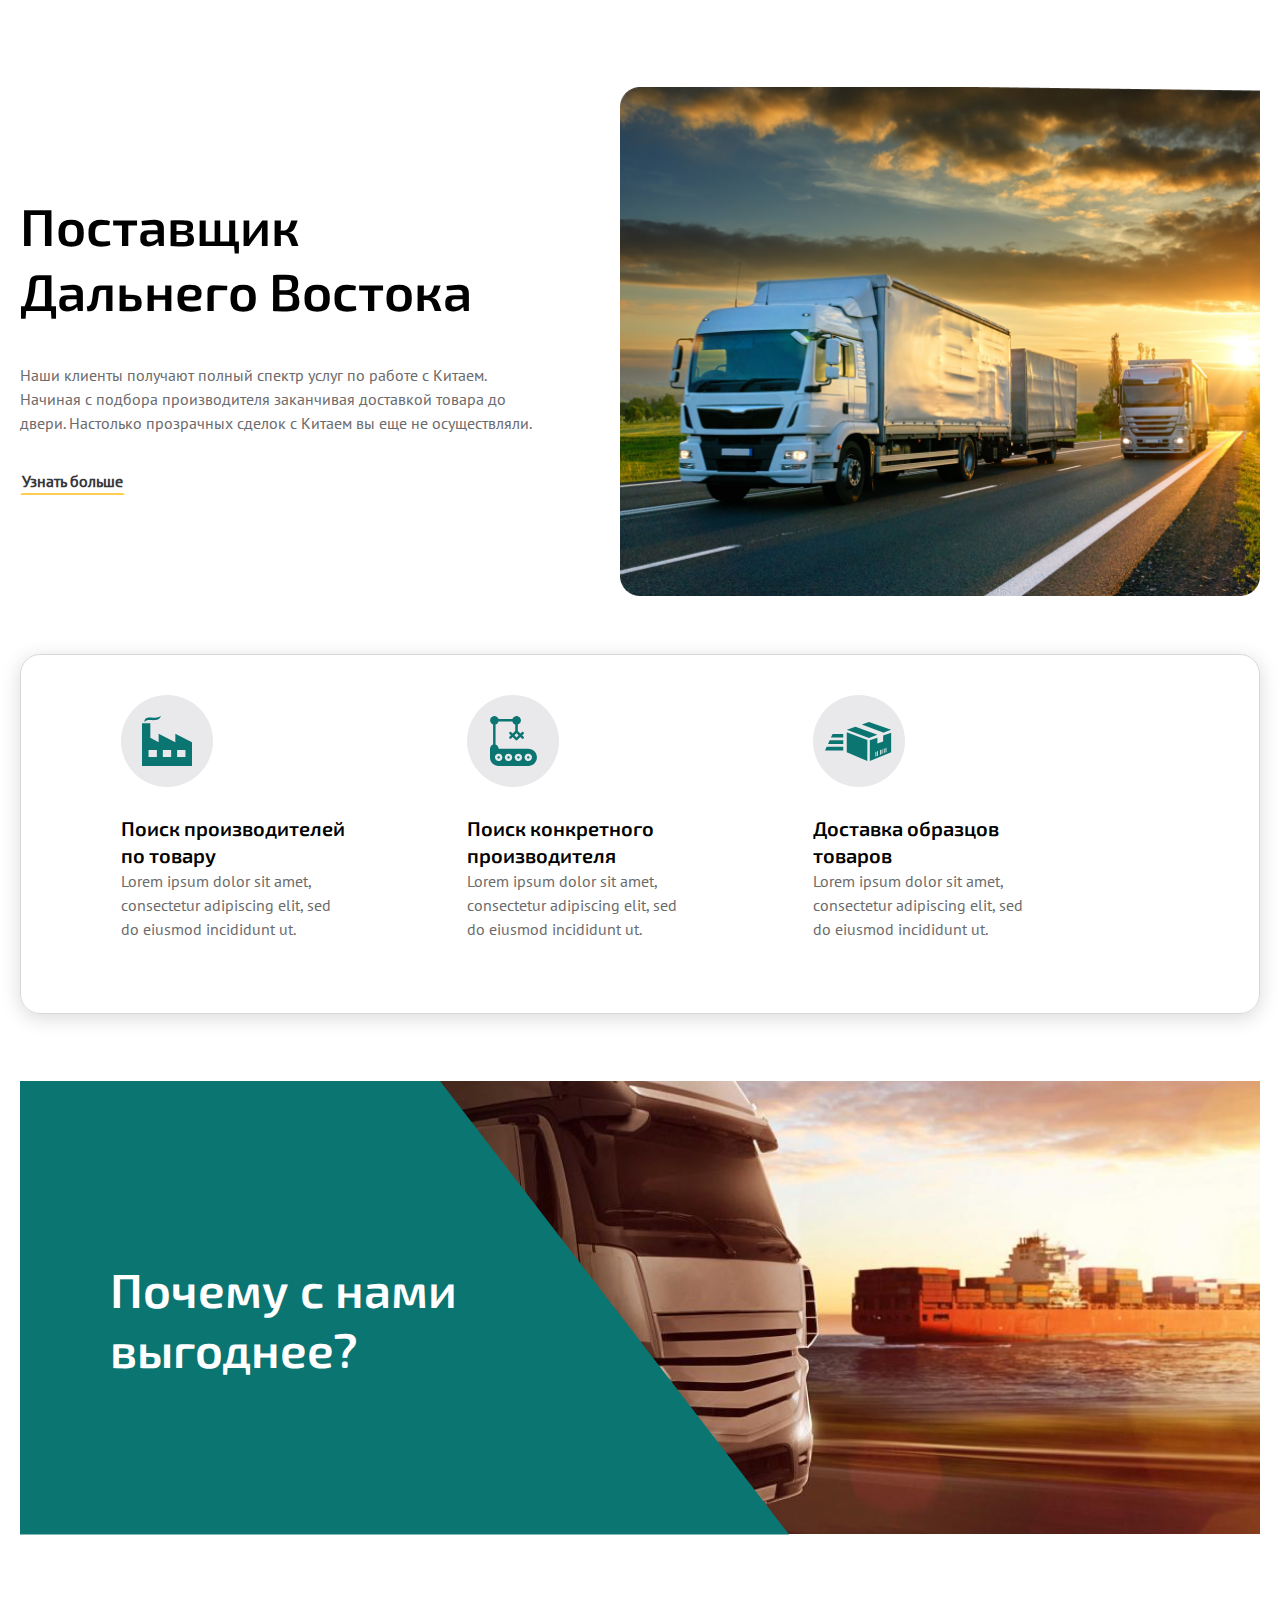
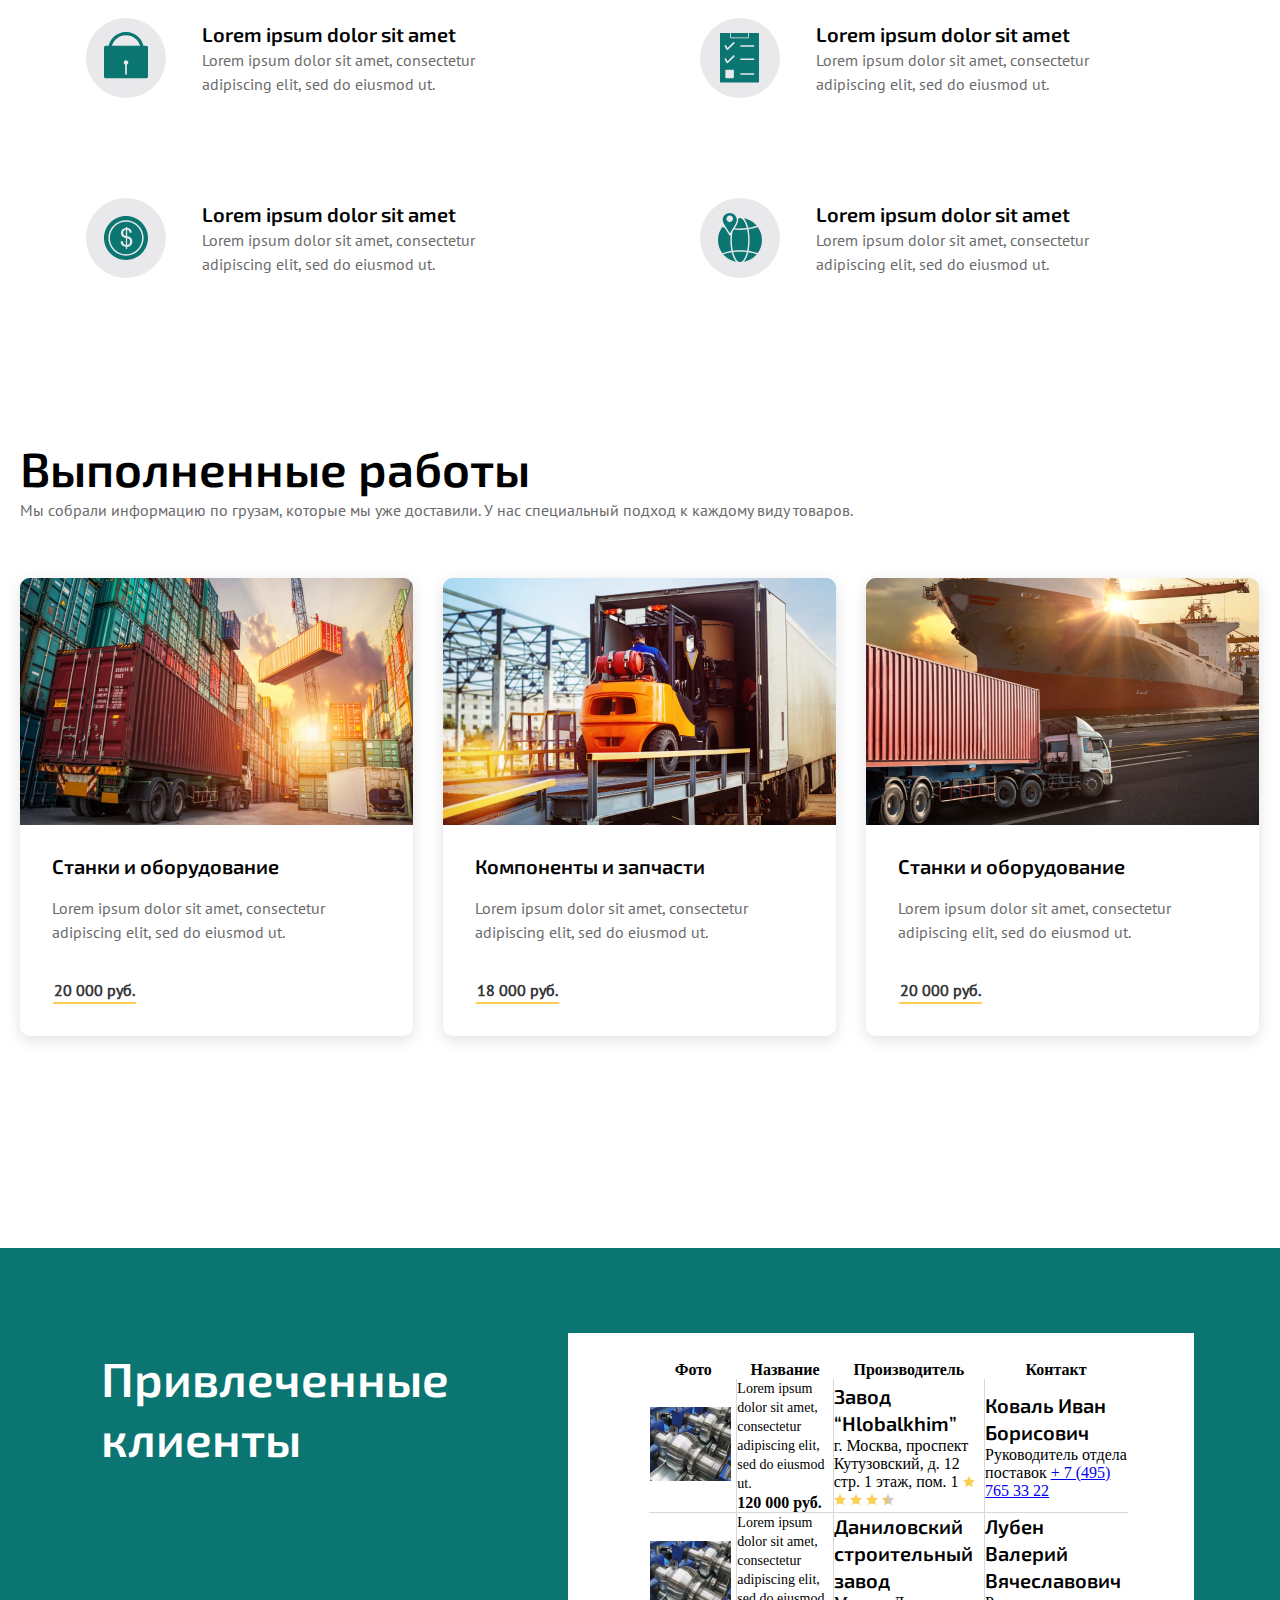
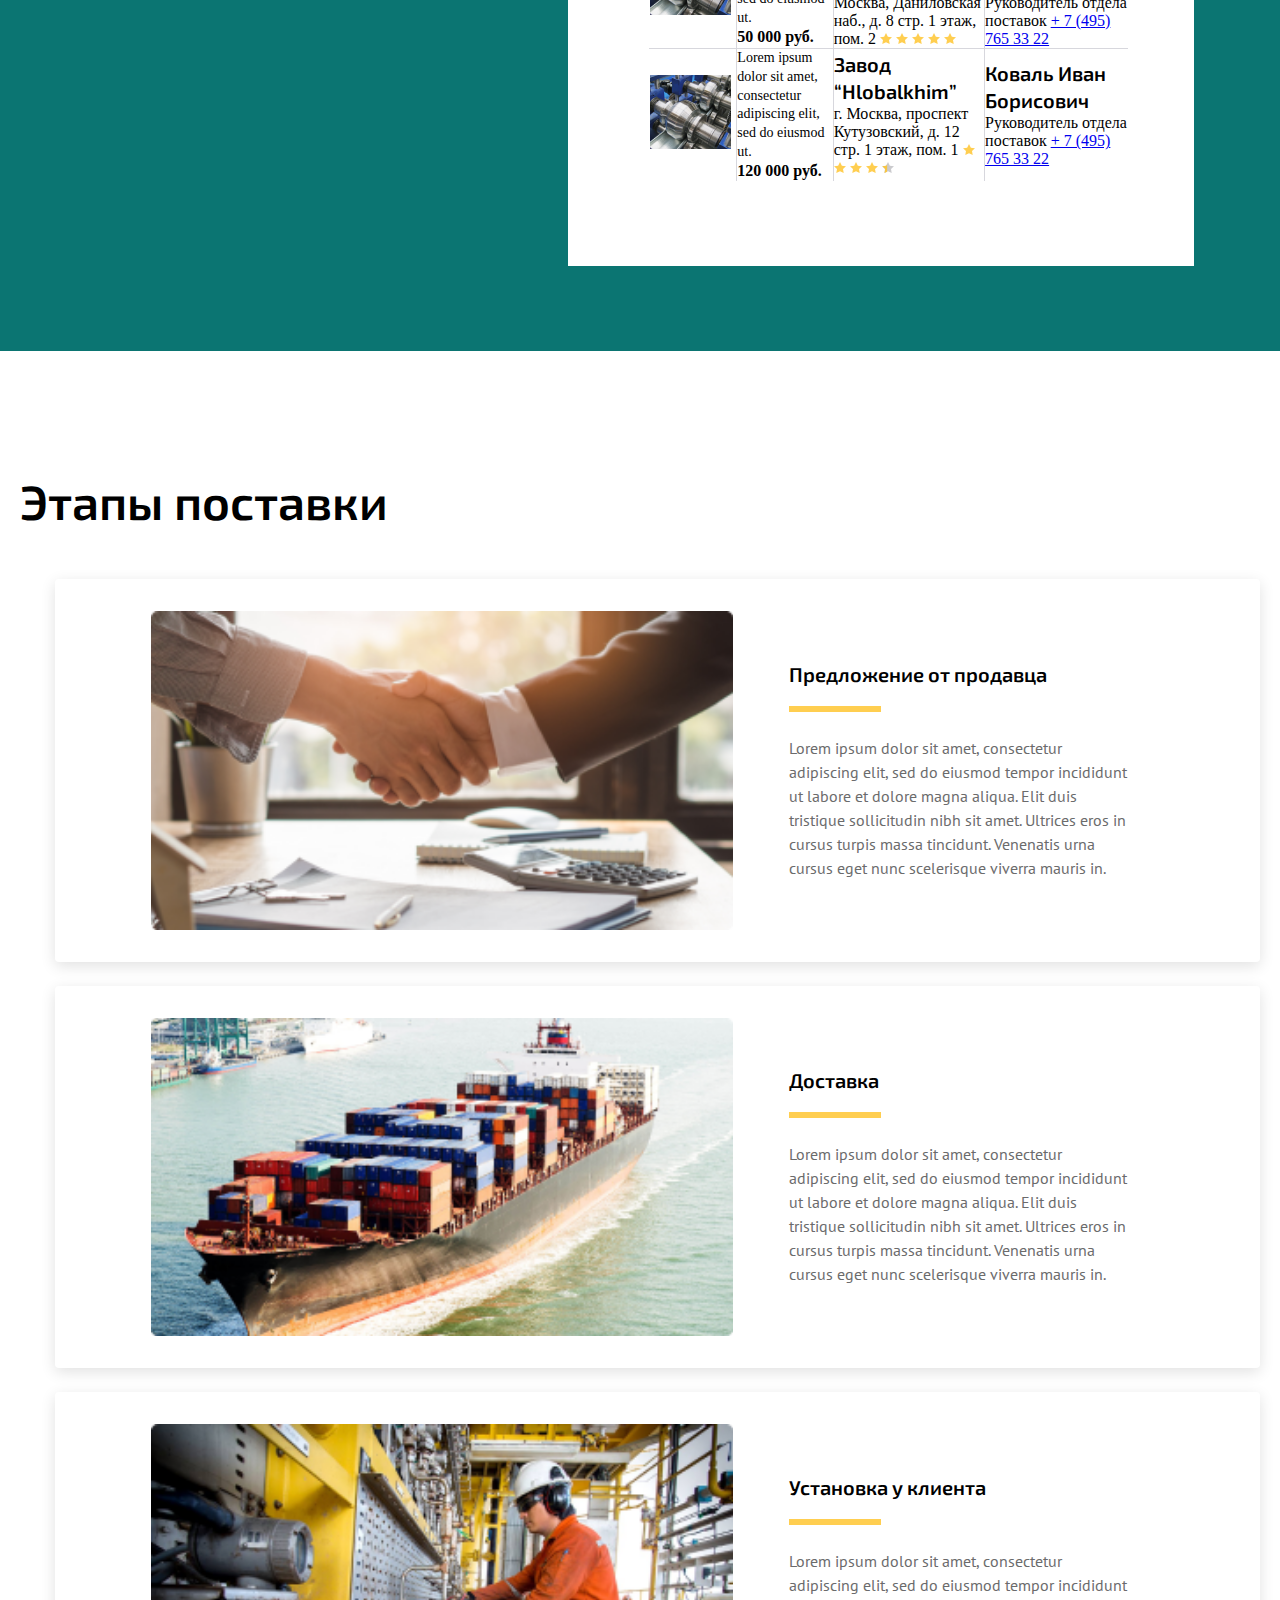
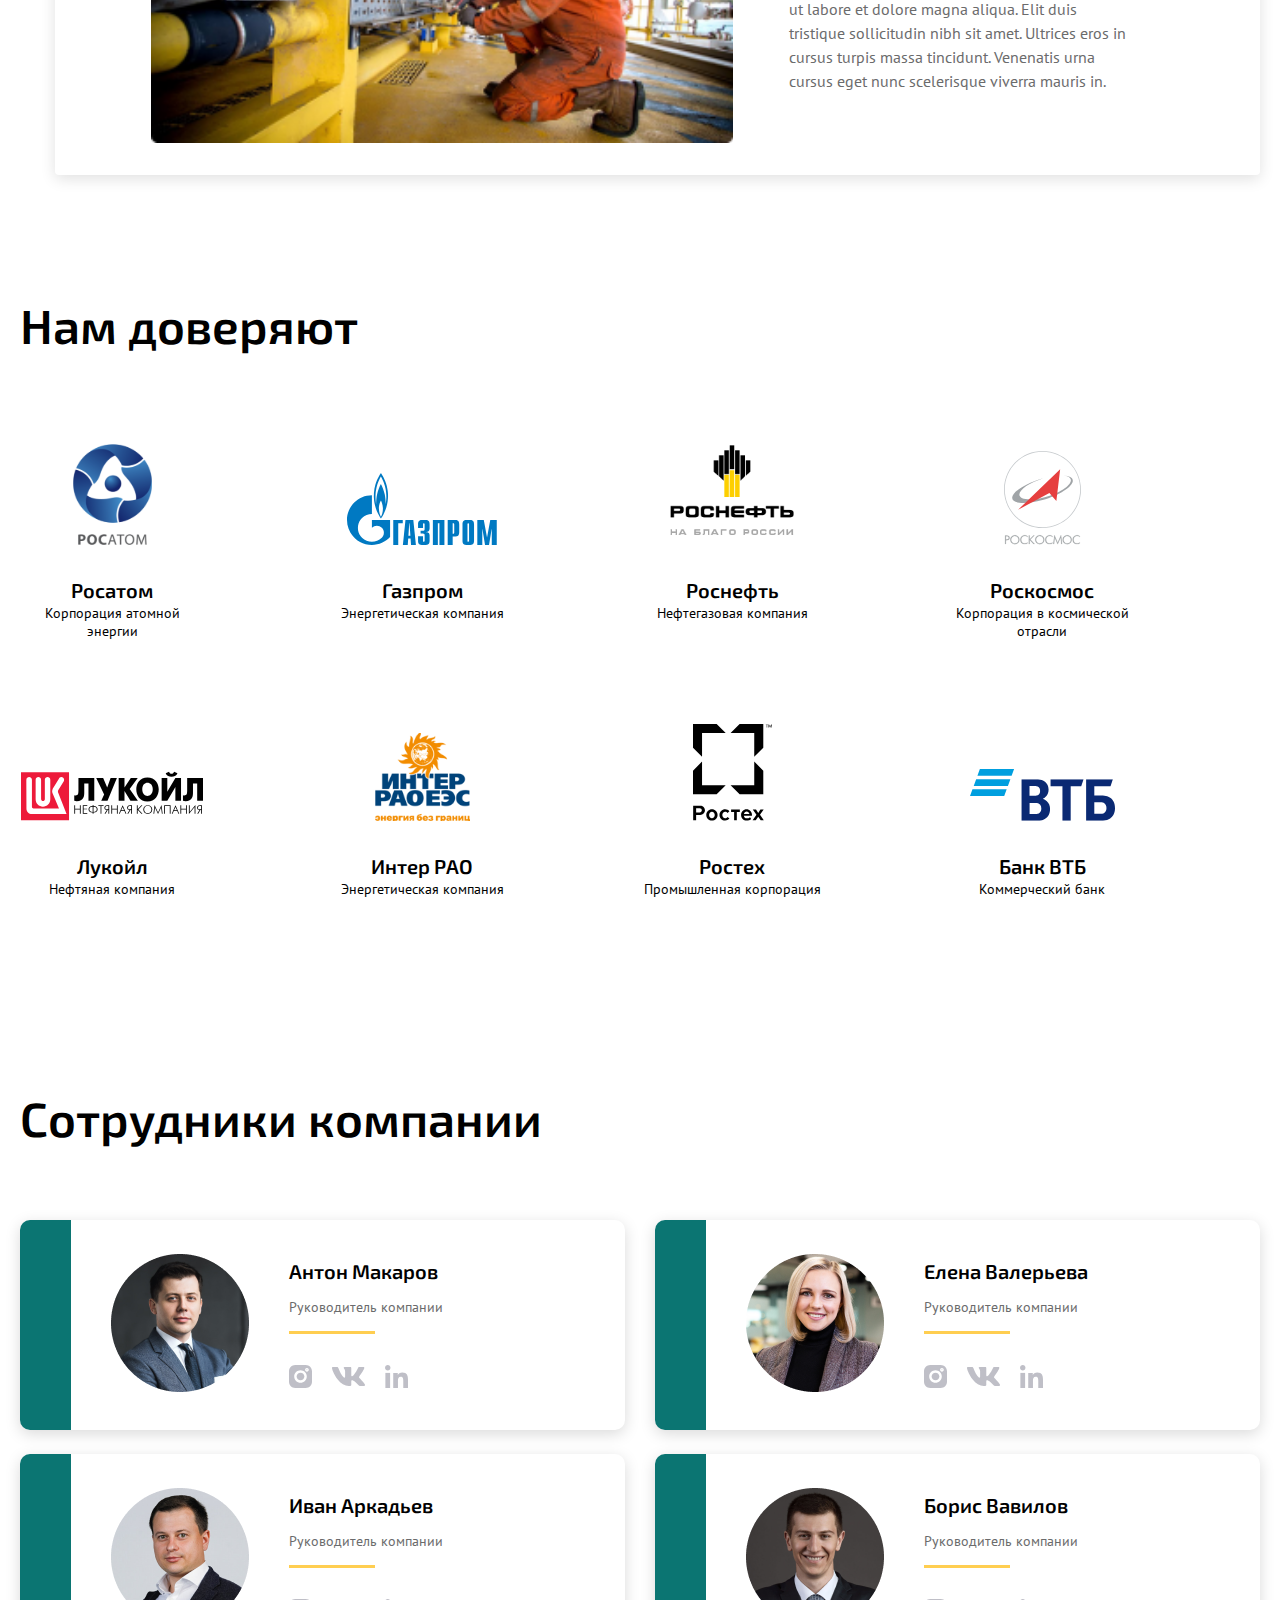
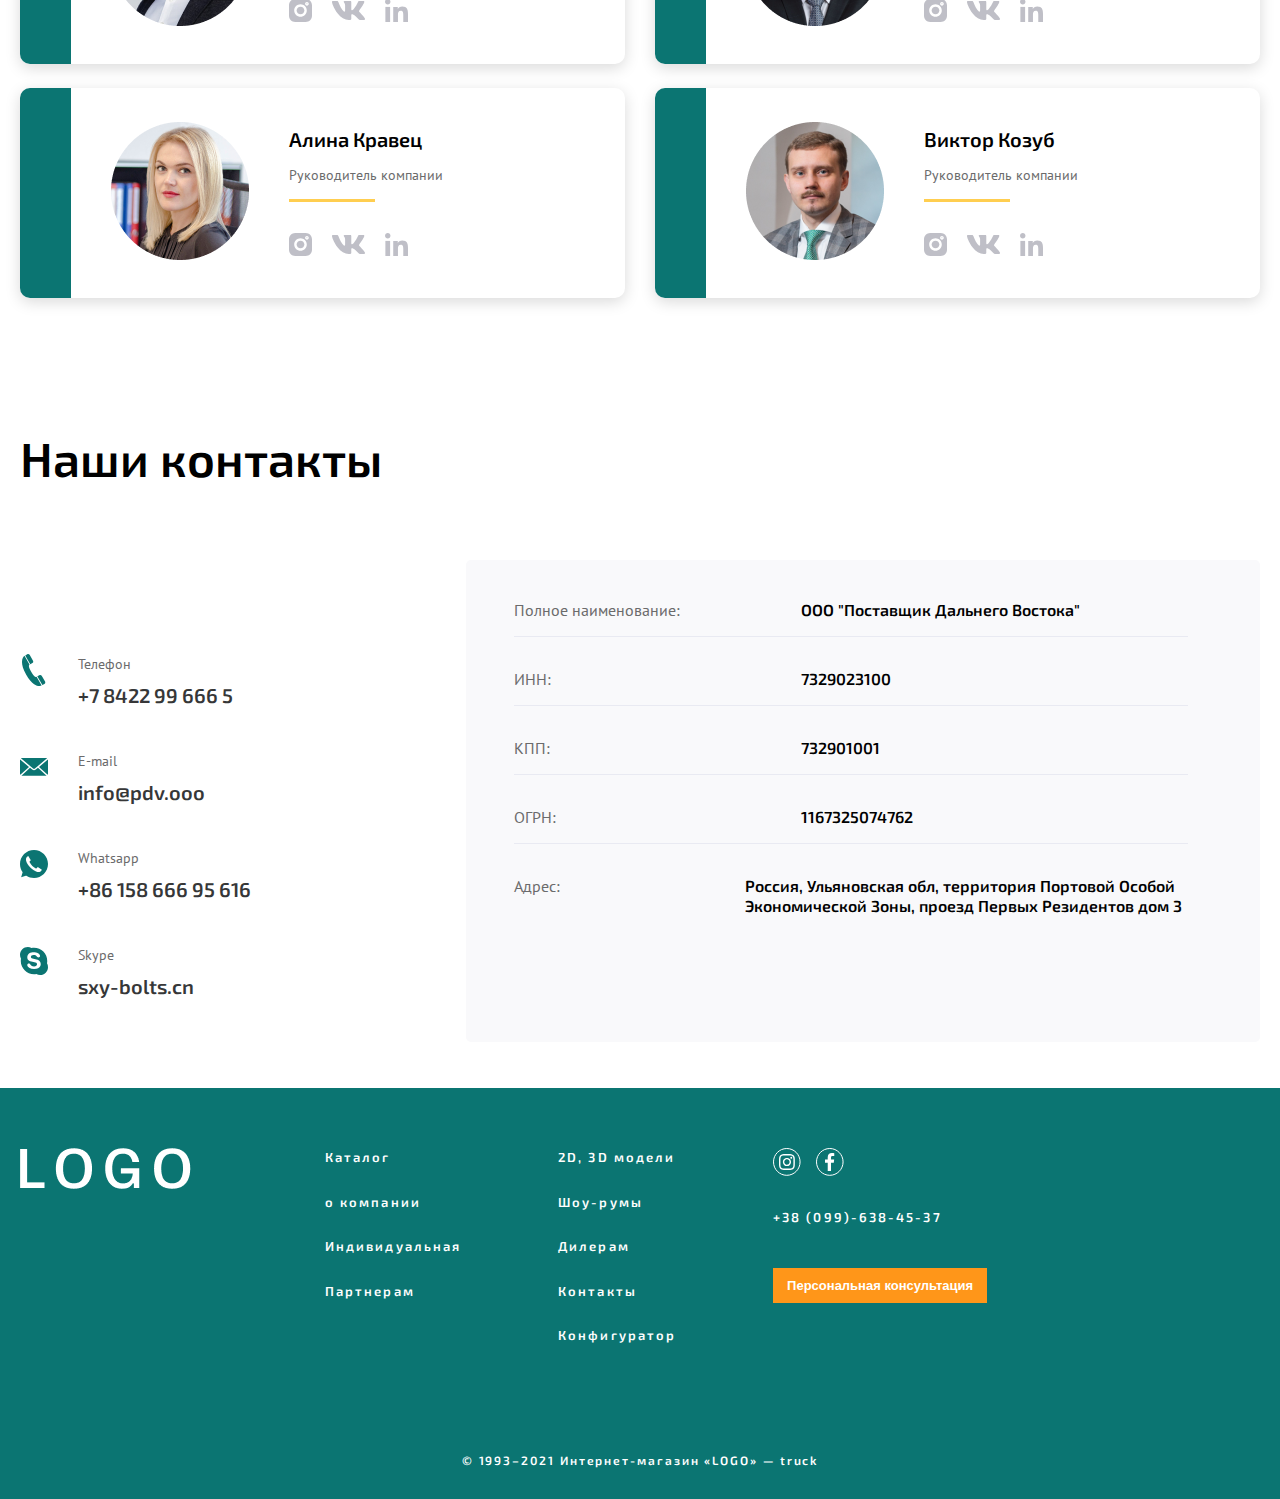
<file: index.html>
<!DOCTYPE html>
<html lang="ru">
  <head>
    <meta charset="UTF-8" />
    <meta name="viewport" content="width=device-width, initial-scale=1.0" />
    <title>Поставщик Дальнего Востока</title>
    <link rel="stylesheet" href="./css/style.css" />
  </head>
  <body>
    <section class="hero">
      <div class="hero__container container">
        <div class="hero__text">
          <h1>Поставщик Дальнего Востока</h1>
          <p class="subtitle">
            Наши клиенты получают полный спектр услуг по работе с Китаем. <br />
            Начиная с подбора производителя заканчивая доставкой товара до
            двери. Настолько прозрачных сделок с Китаем вы еще не осуществляли.
          </p>
          <button class="yellow-line">Узнать больше</button>
        </div>
        <div class="hero__img">
          <img
            src="./imgs/hero.png"
            srcset="./imgs/hero.png 1x, ./imgs/hero@2x.png 2x"
            alt="cargo"
          />
        </div>
      </div>
    </section>
    <section>
      <div class="container">
        <div class="service__container">
          <div class="service__item">
            <div class="service__icon">
              <img src="./imgs/service-1.svg" alt="service-1" />
            </div>
            <div class="service__text">
              <h2>Поиск производителей по товару</h2>
              <p class="subtitle">
                Lorem ipsum dolor sit amet, consectetur adipiscing elit, sed do
                eiusmod incididunt ut.
              </p>
            </div>
          </div>
          <div class="service__item">
            <div class="service__icon">
              <img src="./imgs/service-2.svg" alt="service-2" />
            </div>
            <div class="service__text">
              <h2>Поиск конкретного производителя</h2>
              <p class="subtitle">
                Lorem ipsum dolor sit amet, consectetur adipiscing elit, sed do
                eiusmod incididunt ut.
              </p>
            </div>
          </div>
          <div class="service__item">
            <div class="service__icon">
              <img src="./imgs/service-3.svg" alt="service-3" />
            </div>
            <div class="service__text">
              <h2>Доставка образцов товаров</h2>
              <p class="subtitle">
                Lorem ipsum dolor sit amet, consectetur adipiscing elit, sed do
                eiusmod incididunt ut.
              </p>
            </div>
          </div>
        </div>
      </div>
    </section>
    <section class="why-us">
      <div class="container">
        <div class="why-us__container">
          <h1 class="middle-title">Почему с нами выгоднее?</h1>
        </div>
        <div class="why-us__bottom">
          <div class="why-us__item">
            <div class="why-us__icon">
              <img src="./imgs/why-i1.svg" alt="why-us-1" />
            </div>
            <div class="why-us__text">
              <h2 class="small-title">Lorem ipsum dolor sit amet</h2>
              <p class="subtitle">
                Lorem ipsum dolor sit amet, consectetur adipiscing elit, sed do
                eiusmod ut.
              </p>
            </div>
          </div>
          <div class="why-us__item">
            <div class="why-us__icon">
              <img src="./imgs/why-i4.svg" alt="why-us-1" />
            </div>
            <div class="why-us__text">
              <h2 class="small-title">Lorem ipsum dolor sit amet</h2>
              <p class="subtitle">
                Lorem ipsum dolor sit amet, consectetur adipiscing elit, sed do
                eiusmod ut.
              </p>
            </div>
          </div>
          <div class="why-us__item">
            <div class="why-us__icon">
              <img src="./imgs/why-i2.svg" alt="why-us-1" />
            </div>
            <div class="why-us__text">
              <h2 class="small-title">Lorem ipsum dolor sit amet</h2>
              <p class="subtitle">
                Lorem ipsum dolor sit amet, consectetur adipiscing elit, sed do
                eiusmod ut.
              </p>
            </div>
          </div>
          <div class="why-us__item">
            <div class="why-us__icon">
              <img src="./imgs/why-i3.svg" alt="why-us-1" />
            </div>
            <div class="why-us__text">
              <h2 class="small-title">Lorem ipsum dolor sit amet</h2>
              <p class="subtitle">
                Lorem ipsum dolor sit amet, consectetur adipiscing elit, sed do
                eiusmod ut.
              </p>
            </div>
          </div>
        </div>
      </div>
    </section>
    <section class="our-works container">
      <div class="container">
        <div class="our-works__title">
          <h2 class="middle-title">Выполненные работы</h2>
          <p class="subtitle">
            Мы собрали информацию по грузам, которые мы уже доставили. У нас
            специальный подход к каждому виду товаров.
          </p>
        </div>
        <div class="our-works__cards">
          <div class="our-works__card">
            <div class="our-works__img">
              <img src="./imgs/works1.png" alt="our-works-1" />
            </div>
            <div class="our-works__text">
              <h2 class="small-title">Станки и оборудование</h2>
              <p class="subtitle">
                Lorem ipsum dolor sit amet, consectetur adipiscing elit, sed do
                eiusmod ut.
              </p>
              <button class="yellow-line">20 000 руб.</button>
            </div>
          </div>
          <div class="our-works__card">
            <div class="our-works__img">
              <img src="./imgs/works2.png" alt="our-works-2" />
            </div>
            <div class="our-works__text">
              <h2 class="small-title">Компоненты и запчасти</h2>
              <p class="subtitle">
                Lorem ipsum dolor sit amet, consectetur adipiscing elit, sed do
                eiusmod ut.
              </p>
              <button class="yellow-line">18 000 руб.</button>
            </div>
          </div>
          <div class="our-works__card">
            <div class="our-works__img">
              <img src="./imgs/works3.png" alt="our-works-3" />
            </div>
            <div class="our-works__text">
              <h2 class="small-title">Станки и оборудование</h2>
              <p class="subtitle">
                Lorem ipsum dolor sit amet, consectetur adipiscing elit, sed do
                eiusmod ut.
              </p>
              <button class="yellow-line">20 000 руб.</button>
            </div>
          </div>
        </div>
      </div>
    </section>

    <section class="clients">
      <div class="clients__container container">
        <div class="clients__title">
          <h2 class="middle-title">Привлеченные клиенты</h2>
        </div>
        <div class="clients__list">
          <table>
            <tr>
              <th>Фото</th>
              <th>Название</th>
              <th>Производитель</th>
              <th>Контакт</th>
            </tr>

            <tr>
              <td>
                <img src="./imgs/mator.png" alt="mator" />
              </td>
              <td>
                <p>
                  Lorem ipsum dolor sit amet, consectetur adipiscing elit, sed
                  do eiusmod ut.
                </p>
                <h4>120 000 руб.</h4>
              </td>
              <td>
                <h5 class="small-title">Завод “Hlobalkhim”</h5>
                г. Москва, проспект Кутузовский, д. 12 стр. 1 этаж, пом. 1

                <img class="star" src="./imgs/star.svg" alt="star icon" />

                <img class="star" src="./imgs/star.svg" alt="star icon" />

                <img class="star" src="./imgs/star.svg" alt="star icon" />

                <img class="star" src="./imgs/star.svg" alt="star icon" />

                <img class="star" src="./imgs/starf.svg" alt="grey star" />
              </td>
              <td>
                <h5 class="small-title">Коваль Иван Борисович</h5>
                Руководитель отдела поставок
                <a href="#">+ 7 (495) 765 33 22</a>
              </td>
            </tr>

            <tr>
              <td>
                <img src="./imgs/mator.png" alt="mator" />
              </td>
              <td>
                <p>
                  Lorem ipsum dolor sit amet, consectetur adipiscing elit, sed
                  do eiusmod ut.
                </p>
                <h4>50 000 руб.</h4>
              </td>
              <td>
                <h5 class="small-title">Даниловский строительный завод</h5>
                Москва, Даниловская наб., д. 8 стр. 1 этаж, пом. 2

                <img class="star" src="./imgs/star.svg" alt="star icon" />

                <img class="star" src="./imgs/star.svg" alt="star icon" />

                <img class="star" src="./imgs/star.svg" alt="star icon" />

                <img class="star" src="./imgs/star.svg" alt="star icon" />

                <img class="star" src="./imgs/star.svg" alt="star icon" />
              </td>
              <td>
                <h5 class="small-title">Лубен Валерий Вячеславович</h5>
                Руководитель отдела поставок
                <a href="#">+ 7 (495) 765 33 22</a>
              </td>
            </tr>

            <tr>
              <td class="tbody-footer">
                <img src="./imgs/mator.png" alt="spare part image" />
              </td>
              <td class="tbody-footer">
                <p>
                  Lorem ipsum dolor sit amet, consectetur adipiscing elit, sed
                  do eiusmod ut.
                </p>
                <h4>120 000 руб.</h4>
              </td>
              <td class="tbody-footer">
                <h5 class="small-title">Завод “Hlobalkhim”</h5>
                г. Москва, проспект Кутузовский, д. 12 стр. 1 этаж, пом. 1

                <img class="star" src="./imgs/star.svg" alt="star icon" />

                <img class="star" src="./imgs/star.svg" alt="star icon" />

                <img class="star" src="./imgs/star.svg" alt="star icon" />

                <img class="star" src="./imgs/star.svg" alt="star icon" />

                <img class="star" src="./imgs/starf.svg" alt="grey star" />
              </td>
              <td class="tbody-footer">
                <h5 class="small-title">Коваль Иван Борисович</h5>
                Руководитель отдела поставок
                <a href="#">+ 7 (495) 765 33 22</a>
              </td>
            </tr>
          </table>
        </div>
      </div>
    </section>

    <section class="steps__container container">
      <h2 class="middle-title">Этапы поставки</h2>
      <div class="step__list">
        <div class="step__item">
          <img src="./imgs/step-1.png" alt="truce image" />
          <div class="step__item-text">
            <h3 class="small-title">Предложение от продавца</h3>
            <p class="subtitle">
              Lorem ipsum dolor sit amet, consectetur adipiscing elit, sed do
              eiusmod tempor incididunt ut labore et dolore magna aliqua. Elit
              duis tristique sollicitudin nibh sit amet. Ultrices eros in cursus
              turpis massa tincidunt. Venenatis urna cursus eget nunc
              scelerisque viverra mauris in.
            </p>
          </div>
        </div>
        <div class="step__item">
          <img src="./imgs/step-2.png" alt="ship image" />
          <div class="step__item-text">
            <h3 class="small-title">Доставка</h3>
            <p class="subtitle">
              Lorem ipsum dolor sit amet, consectetur adipiscing elit, sed do
              eiusmod tempor incididunt ut labore et dolore magna aliqua. Elit
              duis tristique sollicitudin nibh sit amet. Ultrices eros in cursus
              turpis massa tincidunt. Venenatis urna cursus eget nunc
              scelerisque viverra mauris in.
            </p>
          </div>
        </div>
        <div class="step__item">
          <img src="./imgs/step-3.png" alt="mechanic image" />
          <div class="step__item-text">
            <h3 class="small-title">Установка у клиента</h3>
            <p class="subtitle">
              Lorem ipsum dolor sit amet, consectetur adipiscing elit, sed do
              eiusmod tempor incididunt ut labore et dolore magna aliqua. Elit
              duis tristique sollicitudin nibh sit amet. Ultrices eros in cursus
              turpis massa tincidunt. Venenatis urna cursus eget nunc
              scelerisque viverra mauris in.
            </p>
          </div>
        </div>
      </div>
    </section>

    <section class="client-logo__container container">
      <h2 class="middle-title">Нам доверяют</h2>
      <div class="client-logo__list">
        <div class="clients-logo__item">
          <div class="clients-item__img clients-item__img">
            <img src="./imgs/logo1.svg" alt="" />
          </div>
          <h5 class="small-title">Росатом</h5>
          <p>Корпорация атомной энергии</p>
        </div>
        <div class="clients-logo__item">
          <div class="clients-item__img">
            <img src="./imgs/logo2.svg" alt="" />
          </div>
          <h5 class="small-title">Газпром</h5>
          <p>Энергетическая компания</p>
        </div>
        <div class="clients-logo__item">
          <div class="clients-item__img">
            <img src="./imgs/logo3.svg" alt="" />
          </div>
          <h5 class="small-title">Роснефть</h5>
          <p>Нефтегазовая компания</p>
        </div>
        <div class="clients-logo__item">
          <div class="clients-item__img">
            <img src="./imgs/logo4.svg" alt="" />
          </div>
          <h5 class="small-title">Роскосмос</h5>
          <p>Корпорация в космической отрасли</p>
        </div>
        <div class="clients-logo__item">
          <div class="clients-item__img">
            <img src="./imgs/logo5.svg" alt="" />
          </div>
          <h5 class="small-title">Лукойл</h5>
          <p>Нефтяная компания</p>
        </div>
        <div class="clients-logo__item">
          <div class="clients-item__img">
            <img src="./imgs/logo6.svg" alt="" />
          </div>
          <h5 class="small-title">Интер РАО</h5>
          <p>Энергетическая компания</p>
        </div>
        <div class="clients-logo__item">
          <div class="clients-item__img">
            <img src="./imgs/logo7.svg" alt="" />
          </div>
          <h5 class="small-title">Ростех</h5>
          <p>Промышленная корпорация</p>
        </div>
        <div class="clients-logo__item">
          <div class="clients-item__img">
            <img src="./imgs/logo8.svg" alt="" />
          </div>
          <h5 class="small-title">Банк ВТБ</h5>
          <p>Коммерческий банк</p>
        </div>
      </div>
    </section>

    <section class="our-team__container container">
      <h2 class="middle-title">Сотрудники компании</h2>
      <div class="our-team__list">
        <div class="our-team__item">
          <div class="our-team__item-img">
            <img src="./imgs/man1.png" alt="people" />
          </div>
          <div class="our-team__item-text">
            <h2 class="small-title">Антон Макаров</h2>
            <p class="small-subtitle">Руководитель компании</p>
            <div class="our-team__links">
              <a href="#"><img src="./imgs/instagram.svg" alt="instagram" /></a>
              <a href="#"><img src="./imgs/wiki.svg" alt="wiki" /></a>
              <a href="#"><img src="./imgs/linkedin.svg" alt="linkedin" /></a>
            </div>
          </div>
        </div>
        <div class="our-team__item">
          <div class="our-team__item-img">
            <img src="./imgs/man2.png" alt="people" />
          </div>
          <div class="our-team__item-text">
            <h2 class="small-title">Елена Валерьева</h2>
            <p class="small-subtitle">Руководитель компании</p>
            <div class="our-team__links">
              <a href="#"><img src="./imgs/instagram.svg" alt="instagram" /></a>
              <a href="#"><img src="./imgs/wiki.svg" alt="wiki" /></a>
              <a href="#"><img src="./imgs/linkedin.svg" alt="linkedin" /></a>
            </div>
          </div>
        </div>
        <div class="our-team__item">
          <div class="our-team__item-img">
            <img src="./imgs/man3.png" alt="people" />
          </div>
          <div class="our-team__item-text">
            <h2 class="small-title">Иван Аркадьев</h2>
            <p class="small-subtitle">Руководитель компании</p>
            <div class="our-team__links">
              <a href="#"><img src="./imgs/instagram.svg" alt="instagram" /></a>
              <a href="#"><img src="./imgs/wiki.svg" alt="wiki" /></a>
              <a href="#"><img src="./imgs/linkedin.svg" alt="linkedin" /></a>
            </div>
          </div>
        </div>
        <div class="our-team__item">
          <div class="our-team__item-img">
            <img src="./imgs/man4.png" alt="people" />
          </div>
          <div class="our-team__item-text">
            <h2 class="small-title">Борис Вавилов</h2>
            <p class="small-subtitle">Руководитель компании</p>
            <div class="our-team__links">
              <a href="#"><img src="./imgs/instagram.svg" alt="instagram" /></a>
              <a href="#"><img src="./imgs/wiki.svg" alt="wiki" /></a>
              <a href="#"><img src="./imgs/linkedin.svg" alt="linkedin" /></a>
            </div>
          </div>
        </div>
        <div class="our-team__item">
          <div class="our-team__item-img">
            <img src="./imgs/man5.png" alt="people" />
          </div>
          <div class="our-team__item-text">
            <h2 class="small-title">Алина Кравец</h2>
            <p class="small-subtitle">Руководитель компании</p>
            <div class="our-team__links">
              <a href="#"><img src="./imgs/instagram.svg" alt="instagram" /></a>
              <a href="#"><img src="./imgs/wiki.svg" alt="wiki" /></a>
              <a href="#"><img src="./imgs/linkedin.svg" alt="linkedin" /></a>
            </div>
          </div>
        </div>
        <div class="our-team__item">
          <div class="our-team__item-img">
            <img src="./imgs/man6.png" alt="people" />
          </div>
          <div class="our-team__item-text">
            <h2 class="small-title">Виктор Козуб</h2>
            <p class="small-subtitle">Руководитель компании</p>
            <div class="our-team__links">
              <a href="#"><img src="./imgs/instagram.svg" alt="instagram" /></a>
              <a href="#"><img src="./imgs/wiki.svg" alt="wiki" /></a>
              <a href="#"><img src="./imgs/linkedin.svg" alt="linkedin" /></a>
            </div>
          </div>
        </div>
      </div>
    </section>

    <section class="contact">
      <div class="contact__container container">
        <h2 class="middle-title">Наши контакты</h2>
        <div class="contact-wrapper">
          <div class="contact__info">
            <div class="contact__item">
              <img src="./imgs/tell.svg" alt="tell" />
              <div>
                <h4>Телефон</h4>
                <a href="#">+7 8422 99 666 5</a>
              </div>
            </div>
            <div class="contact__item">
              <img src="./imgs/email.svg" alt="email" />
              <div>
                <h4>E-mail</h4>
                <a href="#">info@pdv.ooo</a>
              </div>
            </div>
            <div class="contact__item">
              <img src="./imgs/whatsapp.svg" alt="whatsapp" />
              <div>
                <h4>Whatsapp</h4>
                <a href="#">+86 158 666 95 616</a>
              </div>
            </div>
            <div class="contact__item">
              <img src="./imgs/sky.svg" alt="sky" />
              <div>
                <h4>Skype</h4>
                <a href="#">sxy-bolts.cn</a>
              </div>
            </div>
          </div>
          <div class="contact__box">
            <div class="contact__box-tr">
              <h4>Полное наименование:</h4>
              <p>ООО "Поставщик Дальнего Востока"</p>
            </div>
            <div class="contact__box-tr">
              <h4>ИНН:</h4>
              <p>7329023100</p>
            </div>
            <div class="contact__box-tr">
              <h4>КПП:</h4>
              <p>732901001</p>
            </div>
            <div class="contact__box-tr">
              <h4>ОГРН:</h4>
              <p>1167325074762</p>
            </div>
            <div class="contact__box-tr">
              <h4>Адрес:</h4>
              <p>
                Россия, Ульяновская обл, территория Портовой Особой
                Экономической Зоны, проезд Первых Резидентов дом 3
              </p>
            </div>
          </div>
        </div>
      </div>
    </section>

    <footer class="footer">
      <section class="footer__container container">
        <div class="footer__top">
          <div class="footer__logo">
            <a href="#"><img src="./imgs/logof.png" alt="logo" /></a>
          </div>
          <div class="footer__nav">
            <ul>
              <li><a href="#">Каталог</a></li>
              <li><a href="#">о компании</a></li>
              <li><a href="#">Индивидуальная</a></li>
              <a href="#">Партнерам</a>
            </ul>
            <ul>
              <li><a href="#">2D, 3D модели</a></li>
              <li><a href="#">Шоу-румы</a></li>
              <li><a href="#">Дилерам</a></li>
              <li><a href="#">Контакты</a></li>
              <li><a href="#">Конфигуратор</a></li>
            </ul>
            <div class="footer__contact">
              <div>
                <a href="#"
                  ><img src="./imgs/instagramf.svg" alt="instagram"
                /></a>
                <a href="#"><img src="./imgs/facebook.svg" alt="facebook" /></a>
              </div>
              <a href="tel:+380996384537">+38 (099)-638-45-37</a>
              <button>Персональная консультация</button>
            </div>
          </div>
        </div>
        <div class="footer__copyright">
          <p>© 1993–2021 Интернет-магазин «LOGO» — truck</p>
        </div>
      </section>
    </footer>
  </body>
</html>
</file>
<file: css/style.css>
@font-face{font-family:"Exo 2";src:url("./../fonts/Exo2-SemiBold.ttf") format("truetype");font-weight:600;font-style:normal}@font-face{font-family:"PT Sans";src:url("./../fonts/PTSans-Regular.ttf") format("truetype");font-weight:400px;font-style:normal}.hero__container{display:flex;align-items:center;justify-content:space-between;padding-block:6.8125vw 4.1875vw;gap:60px}.hero__container .hero__text{width:525px}.hero__container .hero__text h1{font-family:"Exo 2",sans-serif;font-size:52px;font-weight:600;line-height:65px;margin-bottom:40px}.hero__container .hero__text p{margin-bottom:2.5vw}.hero__container .hero__img{width:640px}@media(max-width: 768px){.hero__container{flex-direction:column;padding-block:14.625vw 5.125vw}.hero__container .hero__text{width:100%;text-align:center;margin-bottom:3.125vw}.hero__container .hero__text h1{font-size:44px;margin-bottom:6.125vw}.hero__container .hero__text p{margin-bottom:5.5vw}.hero__container .hero__text button{font-size:16px;font-weight:700;line-height:24px;margin-bottom:9vw}.hero__container .hero__img{width:100%}}@media(max-width: 537px){.hero__container{padding-block:72px 56px}.hero__container .hero__text{text-align:left}.hero__container .hero__text h1{max-width:344px;font-size:28px;line-height:35px;margin-bottom:32px}.hero__container .hero__text P{font-size:15px;line-height:22.5px;margin-bottom:32px}.hero__container .hero__text button{font-size:15px;line-height:22.5px;outline:none}}.service__container{display:grid;grid-template-columns:auto auto auto auto;justify-content:space-around;box-shadow:0px 4px 20px 0px rgba(0,0,0,.1490196078);border-radius:20px;border:1px solid #d7d7dd;padding:40px;margin-bottom:67px}.service__container .service__item{margin-bottom:2rem}.service__container .service__item .service__icon{width:92px;margin-bottom:24px}.service__container .service__item .service__text{max-width:225px}.service__container .service__item .service__text h2{font-family:"Exo 2",sans-serif;font-size:20px;font-weight:600;line-height:27px}.service__container .service__item .service__text p{color:#6b6b6c}@media(max-width: 768px){.service__container{grid-template-columns:none;box-shadow:none;border:none;padding:0}.service__container .service__icon{margin:0}.service__container .service__item{display:flex;flex-wrap:wrap;gap:32px;border-radius:20px;padding:32px;box-shadow:0px 4px 15px 0px rgba(0,0,0,.1215686275)}.service__container .service__item .service__text{max-width:394px}}@media(max-width: 576px){.service__container{box-shadow:0px 4px 15px 0px rgba(0,0,0,.1215686275);padding:24px 27px 32px 32px}.service__container .service__item{box-shadow:none;padding:0;margin-bottom:24px;gap:0}.service__container .service__item .service__icon{margin-bottom:16px}}.why-us__container{padding:178px 0 166.5px 90px;background-image:url(./../imgs/why1.png),url(./../imgs/why.png);background-repeat:no-repeat;margin-bottom:73px}.why-us__container h1{color:#fff;width:362px}@media(max-width: 768px){.why-us__container{padding:112px 0 106px 85px;background-image:url(./../imgs/why1-t.png),url(./../imgs/why-t.png)}.why-us__container h1{width:288px}}@media(max-width: 576px){.why-us__container{padding:0 0 48px;background-image:none;margin-bottom:40px}.why-us__container h1{width:100%;color:#000}}.why-us__bottom{display:grid;grid-template-columns:repeat(2, 1fr);gap:60px 120px;padding:0 66px;margin-bottom:120px}.why-us__bottom .why-us__item{max-width:407px;display:flex;align-items:center;justify-content:space-between;margin-bottom:40px}.why-us__bottom .why-us__item .why-us__icon{width:80px;height:80px}.why-us__bottom .why-us__item .why-us__text{width:291px}@media(max-width: 992px){.why-us__bottom{grid-template-columns:1fr;gap:49px;padding:0;margin-bottom:100px}.why-us__bottom .why-us__item{max-width:537.52px;margin-inline:auto;gap:40px}.why-us__bottom .why-us__item .why-us__icon{width:89.25px}.why-us__bottom .why-us__item .why-us__text{max-width:399.59px;width:100%}}@media(max-width: 576px){.why-us__bottom{margin-bottom:72px}.why-us__bottom .why-us__item{margin-bottom:38px;align-items:flex-start}.why-us__bottom .why-us__item .why-us__icon{width:52px}}.our-works__cards{display:flex;gap:30px;margin-top:56px;margin-bottom:212px}.our-works__cards .our-works__card{max-width:393px;width:100%;border-radius:10px;box-shadow:0px 4px 15px 0px rgba(0,0,0,.1215686275)}.our-works__cards .our-works__card .our-works__text{padding:24px 32px 32px}.our-works__cards .our-works__card .our-works__text h2{margin-bottom:16px}.our-works__cards .our-works__card .our-works__text p{margin-bottom:32px}@media screen and (max-width: 768px){.our-works__cards{flex-wrap:wrap;justify-content:center;margin-bottom:172px}.our-works__cards .our-works__card{max-width:690px}.our-works__cards .our-works__card:nth-child(2){display:none}.our-works__cards .our-works__card .our-works__img{height:247px}.our-works__cards .our-works__card .our-works__img img{height:100%}}@media screen and (max-width: 480px){.our-works__cards{margin-bottom:120px}.our-works__cards .our-works__card:nth-child(3){display:none}.our-works__cards .our-works__card .our-works__img{height:222px}.our-works__cards .our-works__card .our-works__text p{margin-bottom:24px}}.clients{background-color:#0b7572}.clients__container{display:flex;padding:85px 66px 85px 81px;justify-content:space-between;margin-bottom:120px}.clients__container .clients__title{color:#fff;margin-top:15px}.clients__container .clients__list{max-width:652px;background-color:#fff;padding:28px 66px 85px 81px;overflow:auto}.clients__container .clients__list table{border-collapse:collapse}.clients__container .clients__list table tr td{border:1px solid;border-color:rgba(0,0,0,0) #d7d7dd #d7d7dd #d7d7dd;border-collapse:collapse}.clients__container .clients__list table tr td .star{width:12px}.clients__container .clients__list table tr td p{font-size:14px;font-weight:400;line-height:18.9px}.clients__container .clients__list table tr td:nth-child(1){width:97px;border-color:rgba(0,0,0,0) #d7d7dd #d7d7dd rgba(0,0,0,0)}.clients__container .clients__list table tr td:nth-child(1) img{width:81px}.clients__container .clients__list table tr td:nth-child(2){width:148px}.clients__container .clients__list table tr td:nth-child(3){width:173px}.clients__container .clients__list table tr td:nth-child(4){width:154px;border-color:rgba(0,0,0,0) rgba(0,0,0,0) #d7d7dd #d7d7dd}.clients__container .clients__list table .tbody-footer{border-color:rgba(0,0,0,0) #d7d7dd rgba(0,0,0,0) #d7d7dd !important}.clients__container .clients__list table .tbody-footer:nth-child(1){width:97px;border-color:rgba(0,0,0,0) #d7d7dd rgba(0,0,0,0) rgba(0,0,0,0) !important}.clients__container .clients__list table .tbody-footer:nth-child(4){width:154px;border-color:rgba(0,0,0,0) rgba(0,0,0,0) rgba(0,0,0,0) #d7d7dd !important}@media(max-width: 786px){.clients__container{display:block;padding:64px 42px 64px 19px !important}.clients__container .middle-title{margin-bottom:48px}}.steps__container{margin-bottom:120px}.steps__container .middle-title{margin-bottom:48px}.steps__container .step__list{padding-left:35px}.steps__container .step__item{display:flex;align-items:center;justify-content:space-between;gap:56px;margin-bottom:24px;border-radius:4px;box-shadow:0px 4px 15px 0px rgba(0,0,0,.1215686275);padding:32px 132px 32px 96px}.steps__container .step__item .steps__item-img{width:331px}.steps__container .step__item .step__item-text{width:568px}.steps__container .step__item .step__item-text .small-title{margin-bottom:48px;position:relative}.steps__container .step__item .step__item-text .small-title::before{content:"";display:inline-block;width:86px;border:3px solid #ffce50;position:absolute;bottom:-24px}@media(max-width: 768px){.steps__container .step__item{padding:40px 76px 48px 85px;margin-bottom:14px}.steps__container .step__item img{display:none}}@media(max-width: 534px){.steps__container .step__item{padding:24px 24px 32px 47px}.steps__container .step__item .step__item-text .small-title{margin-bottom:16px}.steps__container .step__item .step__item-text .small-title::before{display:none}}.client-logo__container{margin-bottom:90px}.client-logo__container .middle-title{margin-bottom:90px}.client-logo__container .client-logo__list{display:grid;grid-template-columns:repeat(4, 1fr);grid-template-rows:repeat(2, 1fr)}.client-logo__container .client-logo__list .clients-logo__item{width:184px;align-items:baseline;text-align:center;margin-bottom:80px}.client-logo__container .client-logo__list .clients-logo__item .clients-item__img{height:100px;margin-bottom:32px;display:flex;align-items:flex-end;justify-content:center}.client-logo__container .client-logo__list .clients-logo__item .clients-item__img img{max-width:100%;width:auto}.client-logo__container .client-logo__list .clients-logo__item p{font-family:PT Sans;font-size:14px;font-weight:400;line-height:18.9px}.client-logo__container .client-logo__list .clients-logo__item h2{margin-bottom:14px}@media(max-width: 768px){.client-logo__container .client-logo__list{grid-template-columns:repeat(2, 1fr)}}@media(max-width: 534px){.client-logo__container .client-logo__list .clients-logo__item:nth-child(5),.client-logo__container .client-logo__list .clients-logo__item:nth-child(6),.client-logo__container .client-logo__list .clients-logo__item:nth-child(7),.client-logo__container .client-logo__list .clients-logo__item:nth-child(8){display:none}}.our-team__container{margin-bottom:130px}.our-team__container h2{margin-bottom:72px}.our-team__container .our-team__list{display:grid;grid-template-columns:repeat(2, 1fr);grid-template-rows:repeat(3, 1fr);grid-column-gap:30px;grid-row-gap:24px}.our-team__container .our-team__list .our-team__item{width:605px;min-height:210px;display:flex;align-items:center;gap:40px;box-shadow:0px 4px 15px 0px rgba(0,0,0,.1490196078);border-radius:10px}.our-team__container .our-team__list .our-team__item:before{content:"";width:51px;height:210px;background-color:#0b7572;border-radius:10px 0 0 10px}.our-team__container .our-team__list .our-team__item .our-team__item-text h2{margin-bottom:12px}.our-team__container .our-team__list .our-team__item .our-team__item-text p{color:#6b6b6c;position:relative;margin-bottom:47px}.our-team__container .our-team__list .our-team__item .our-team__item-text p:after{content:"";width:86px;height:3px;display:inline-block;background-color:#ffce50;position:absolute;bottom:-16px;left:0}.our-team__container .our-team__list .our-team__item .our-team__links{display:flex;align-items:center;gap:20px}.our-team__container .our-team__list .our-team__item .our-team__links a:nth-child(2) img{width:33px}.our-team__container .our-team__list .our-team__item .our-team__links a img{width:23px}.contact__container{margin-bottom:46px}.contact__container h2{margin-bottom:72px}.contact-wrapper{display:flex;justify-content:space-between}.contact-wrapper .contact__info{margin-top:94px}.contact-wrapper .contact__info img{width:28px;height:32px}.contact-wrapper .contact__info .contact__item{max-width:232px;display:flex;align-items:flex-start;justify-content:flex-start;gap:30px}.contact-wrapper .contact__info .contact__item div{margin-bottom:44px}.contact-wrapper .contact__info .contact__item div h4{font-family:"PT Sans";font-size:14px;font-weight:400;line-height:21px;color:#6b6b6c;margin-bottom:8px}.contact-wrapper .contact__info .contact__item div a{font-family:"Exo 2";font-size:20px;font-weight:600;line-height:24px;text-decoration:none;color:#363738}.contact__box{width:794px;border-radius:5px;background-color:#f9f9fb;padding:40px 72px 56px 48px}.contact__box .contact__box-tr{display:flex;gap:56px;padding-bottom:16px;border-bottom:1px solid #e9eaf2;margin-bottom:32px}.contact__box .contact__box-tr:nth-child(5){border:none;margin:0}.contact__box .contact__box-tr h4{font-family:"PT Sans",sans-serif;width:175px;font-size:16px;font-weight:400;line-height:20px;margin-right:56px;color:#6b6b6c}.contact__box .contact__box-tr p{font-family:"Exo 2",sans-serif;font-size:16px;font-weight:600;line-height:20px;max-width:443px}.contact__box .line2{margin-bottom:0;border:none}.footer{background-color:#0b7572;color:#fff;padding-block:60px 30px}.footer .footer__top{display:flex;margin-bottom:80px}.footer .footer__container .footer__logo{margin-right:134px}.footer .footer__container .footer__nav{display:flex;gap:97px}.footer .footer__container .footer__nav ul{list-style:none}.footer .footer__container .footer__nav ul li{margin-bottom:25px}.footer .footer__container .footer__nav a{font-family:"Exo 2";font-size:13px;font-weight:500;line-height:19.5px;letter-spacing:.16em;color:#fff;text-decoration:none;transition:all .5s ease-in-out}.footer .footer__container .footer__nav a:hover{border-bottom:2px solid #ffce50}.footer .footer__container .footer__contact div{height:27.82px;display:flex;gap:14.43px;margin-bottom:32px}.footer .footer__container .footer__contact a{display:inline-block;margin-bottom:32px;height:27.82px}.footer .footer__container .footer__contact button{display:block;font-family:"Open Sans",sans-serif;font-size:13px;font-weight:600;line-height:19.5px;padding:7px 13px;background-color:#ff9619;border:1px solid #ff9619;color:inherit}.footer .footer__container .footer__contact button:hover{color:#8c4b00}.footer .footer__copyright{text-align:center}.footer .footer__copyright P{font-family:"Exo 2",sans-serif;font-size:12px;font-weight:500;line-height:18px;letter-spacing:.16em}*{margin:0px;padding:0px;box-sizing:border-box}.container{max-width:1240px;width:100%;margin-inline:auto}.subtitle{font-family:"PT Sans",sans-serif;font-size:16px;font-weight:400;line-height:24px;color:#6b6b6c}.yellow-line{font-family:"PT Sans",sans-serif;font-size:16px;font-weight:700;line-height:24px;border:.1875vw solid;border-color:rgba(0,0,0,0) rgba(0,0,0,0) #ffce50;background:none;color:#363738;transition:all .7s}.yellow-line:hover{background-color:#ffce50;color:#fff;border-radius:3px}button{cursor:pointer}img{width:100%}.middle-title{font-family:"Exo 2",sans-serif;font-size:48px;font-weight:600;line-height:60px}.small-title{font-family:"Exo 2",sans-serif;font-size:20px;font-weight:600;line-height:27px}.small-subtitle{font-family:"PT Sans",sans-serif;font-size:14px;font-weight:400;line-height:21px}@media(max-width: 768px){.container{padding-inline:0;max-width:100%}.middle-title{font-size:44px;line-height:55px}.hero__container,.service__container{padding-inline:39px}.our-works__container{padding-inline:19px 59px}.why-us__container{padding-inline:19px 20px}}@media(max-width: 576px){.container{padding-inline:15px}.subtitle{font-size:15px;line-height:22.5px}.middle-title{font-size:28px;line-height:35px}.small-title{font-size:18px;line-height:24.3px}.hero__container,.service__container,.our-works__container,.why-us__container{padding-inline:15px}}/*# sourceMappingURL=style.css.map */
</file>
